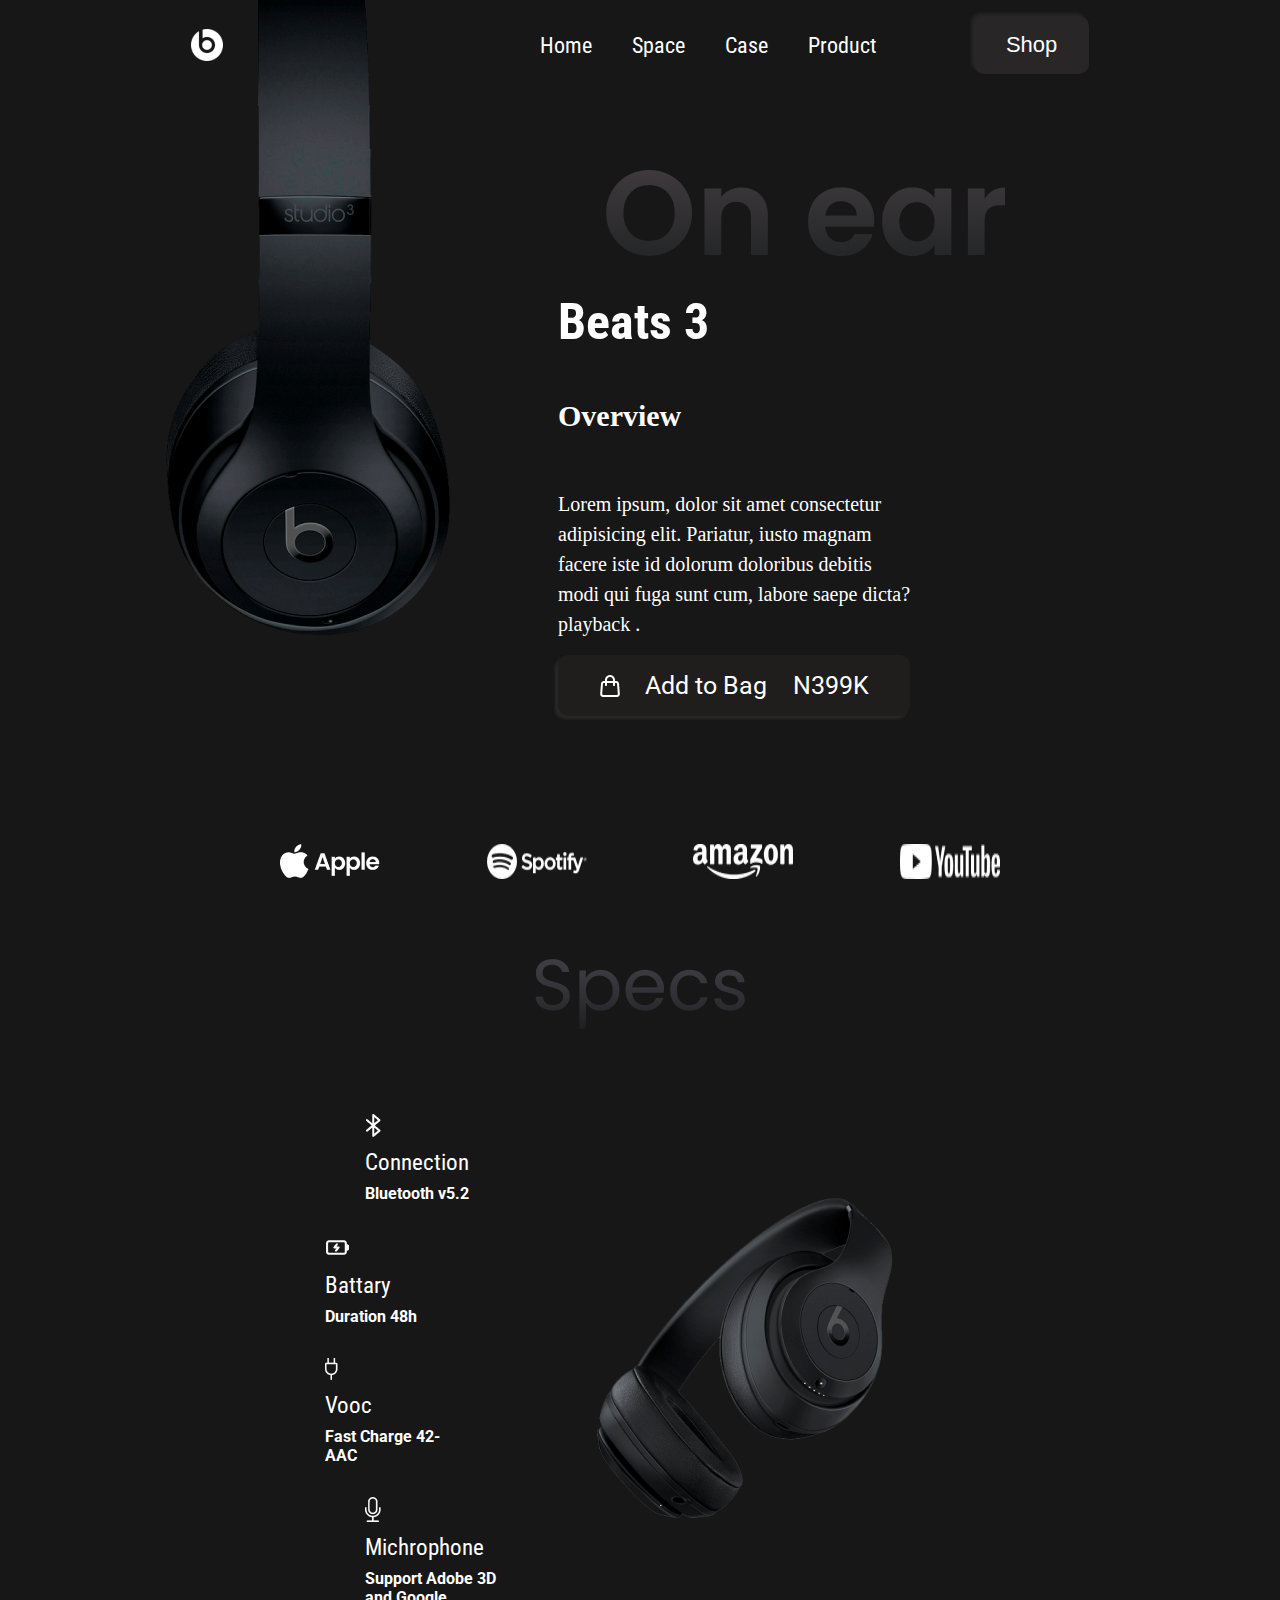
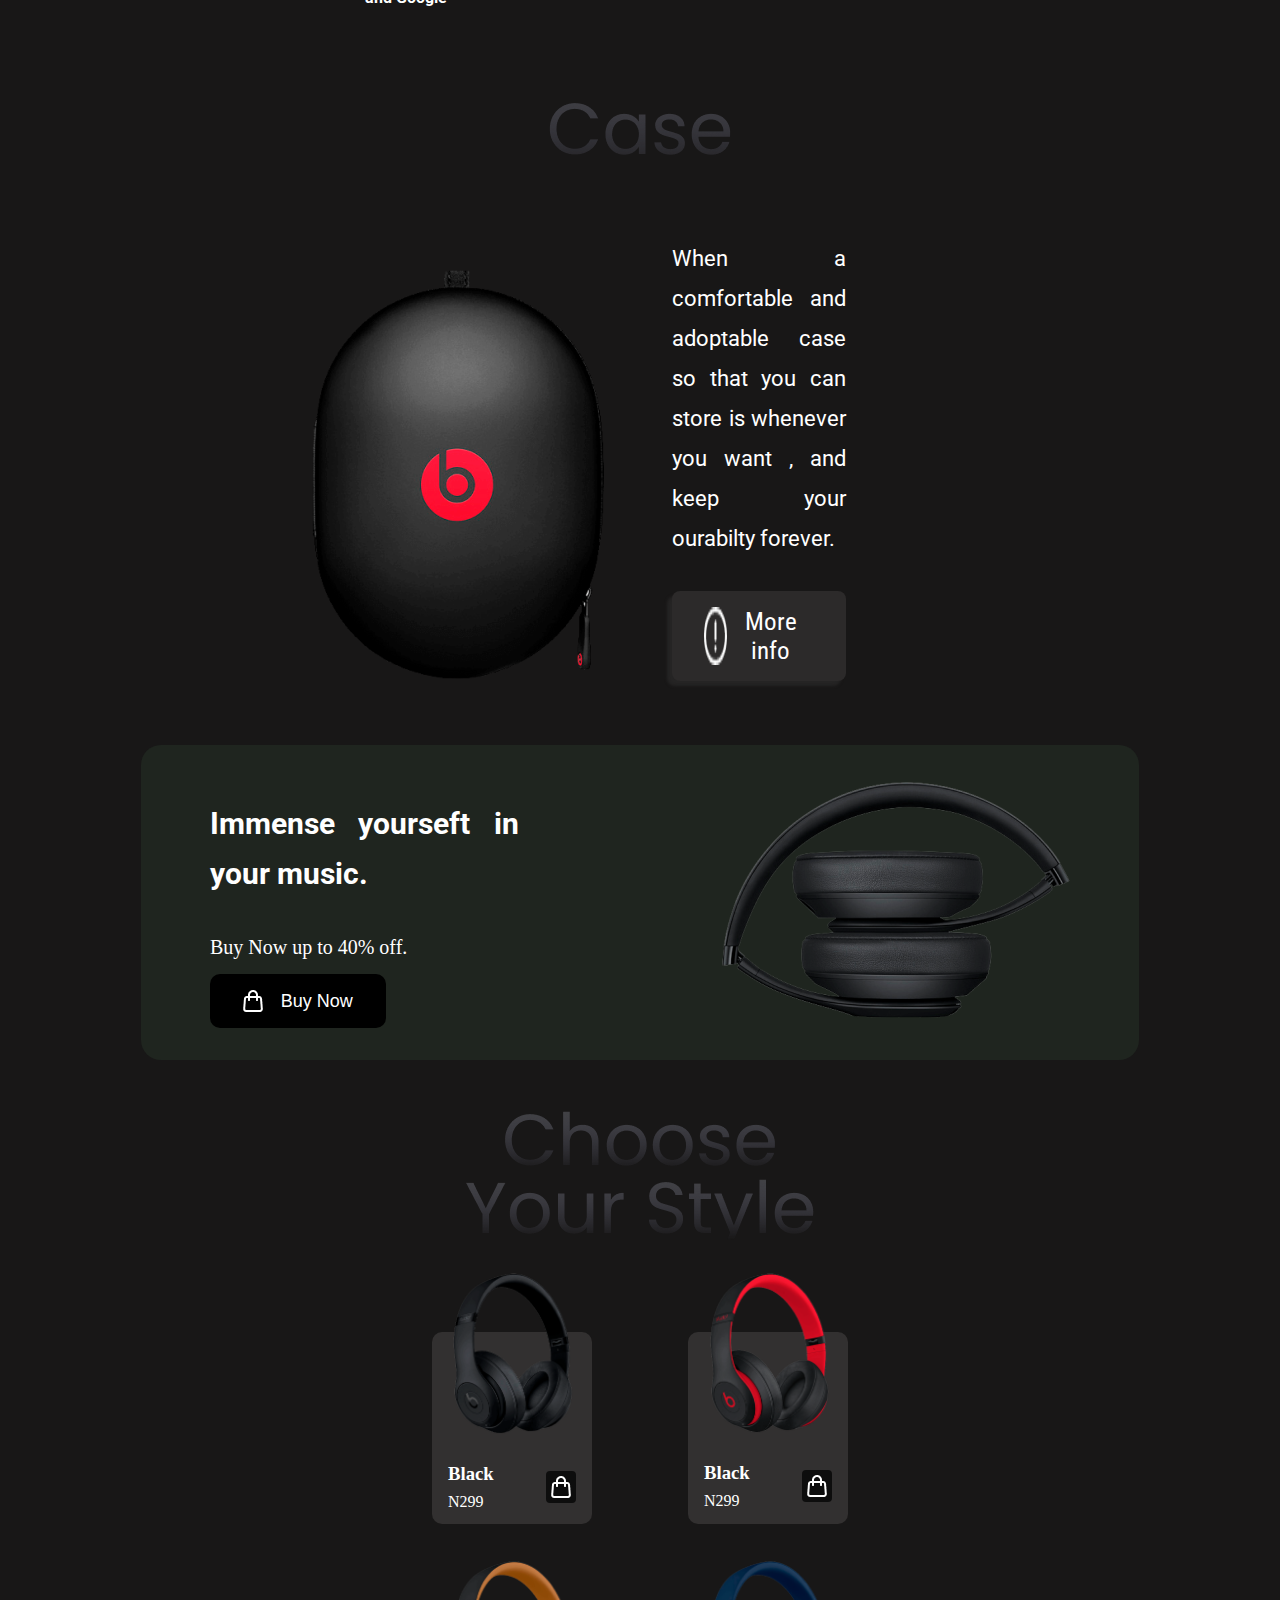
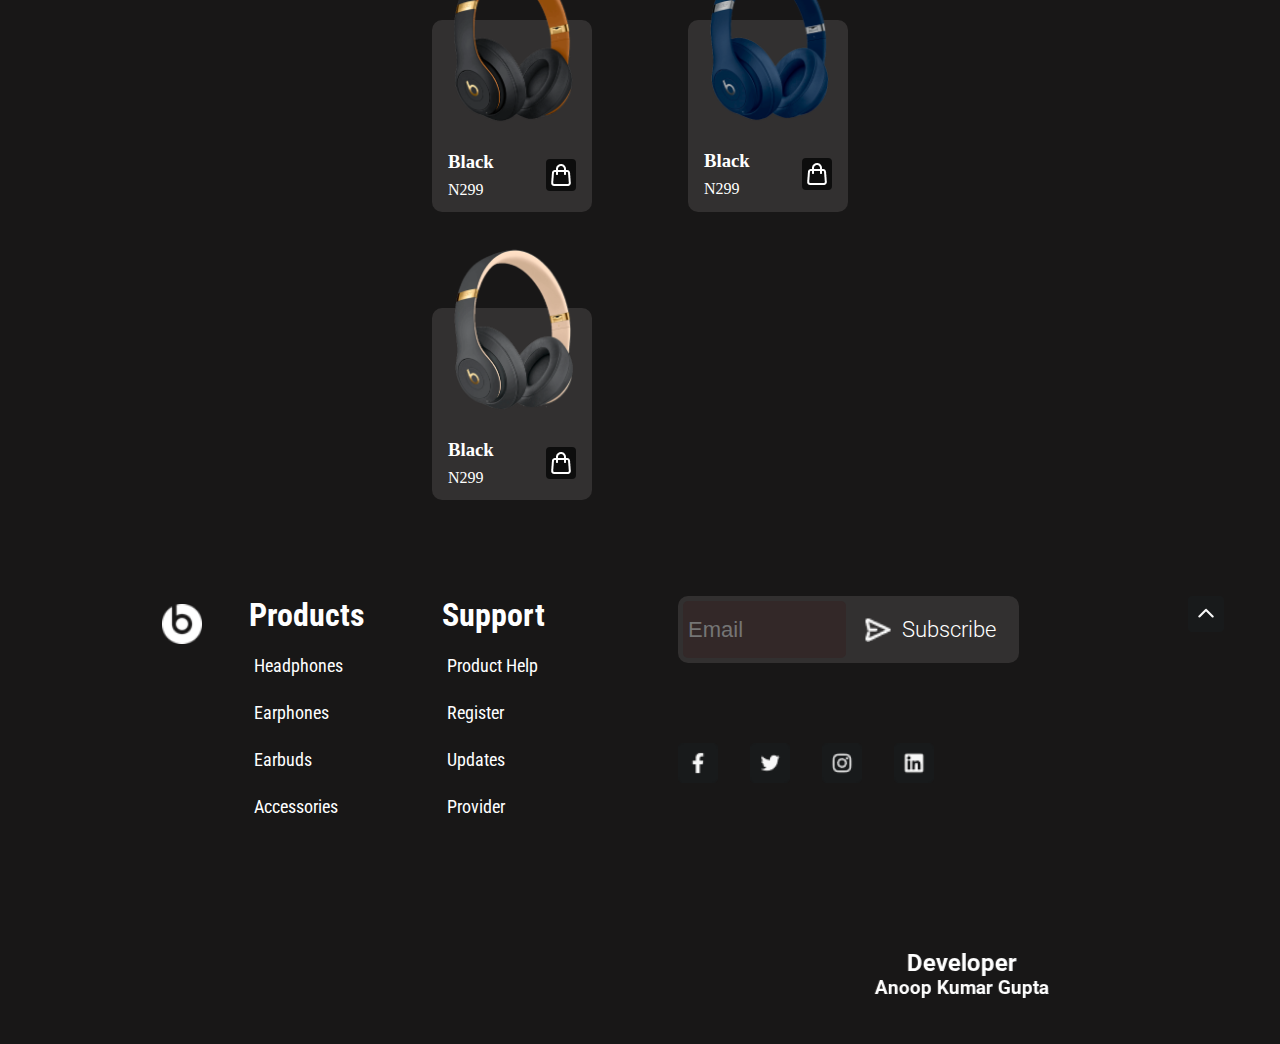
<file: Assignment-22-11-Feb-2023/Frame-1/index.html>
<!DOCTYPE html>
<html lang="en">

<head>
    <meta charset="UTF-8">
    <meta http-equiv="X-UA-Compatible" content="IE=edge">
    <meta name="viewport" content="width=device-width, initial-scale=1.0">
    <title>Project 8 || Assignment-22</title>

    <!-- ----------- External css ---------  -->
    <link rel="stylesheet" href="./style.css">

    <!-- ------------ Google Font -----------  -->
    <link rel="preconnect" href="https://fonts.googleapis.com">
    <link rel="preconnect" href="https://fonts.gstatic.com" crossorigin>
    <link href="https://fonts.googleapis.com/css2?family=Roboto+Condensed:wght@300;400&family=Roboto:wght@400;500;700&display=swap" rel="stylesheet">

    <!-- ---------- Boostrape CSS ----------  -->
    <!-- <link href="https://cdn.jsdelivr.net/npm/bootstrap@5.0.2/dist/css/bootstrap.min.css" rel="stylesheet" integrity="sha384-EVSTQN3/azprG1Anm3QDgpJLIm9Nao0Yz1ztcQTwFspd3yD65VohhpuuCOmLASjC" crossorigin="anonymous"> -->
</head>

<body>
    <div class="container">
        <!-- -------------- Header Part -----------  -->
        <header>
            <!-- ----------- Navbar -------------  -->
            <nav>
                <img src="./Assets-A-Image/beatsLogo.png" alt="Logo">

                <ul>
                    <li>
                        <a href="##">Home</a>
                    </li>
                    <li>
                        <a href="##">Space</a>
                    </li>
                    <li>
                        <a href="##">Case</a>
                    </li>
                    <li>
                        <a href="##">Product</a>
                    </li>
                </ul>
                <button>Shop</button>
            </nav>
        </header>

        <!-- ------------ Main Part ---------  -->
        <main>
            <div class="left">
                <img src="./Assets-A-Image/mainImage.png" alt="HeadPhone">
            </div>
            <div class="right">
                <img src="./Assets-A-Image/onEar.png" alt="On Ear" id="on-ear">
                <h1>Beats 3</h1>
                <h3>Overview</h3>
                <p>Lorem ipsum, dolor sit amet consectetur <br> adipisicing elit. Pariatur, iusto magnam<br> facere iste id dolorum doloribus debitis <br>modi qui fuga sunt cum, labore saepe dicta? <br>playback .</p>
                <button>
                    <img src="./Assets-A-Icon/shoppingBag.png" alt="ShoppingBag">
                    <span>Add to Bag</span>
                    <span>N399K</span>
                </button>
            </div>
        </main>

        <!-- ------------ Section Logo Row --------  -->
        <section class="logo-row">
            <img src="./Assets-A-Image/appleLogo.png" alt="Apple-logo">
            <img src="./Assets-A-Image/spotifyLogo.png" alt="Spotify-logo">
            <img src="./Assets-A-Image/amazonLogo.png" alt="Amazon-Logo">
            <img src="./Assets-A-Image/youtubeLogo.png" alt="Youtube-logo">
        </section>

        <!-- ------------- Section Spaces ----------  -->
        <section class="spacs-row">
            <img src="./Assets-A-Icon/specsLogo.png" alt="spas-logo">
        </section>


        <!-- --------- Section spacs Down headphones -----  -->
        <section class="spacs">
            <div class="left-spacs">
                <div class="bt feature">
                    <img src="./Assets-A-Icon/bluetooth.png" alt="bluetooth">
                    <h3>Connection</h3>
                    <h4>Bluetooth v5.2</h4>
                </div>
                <div class="battary feature">
                    <img src="./Assets-A-Icon/battery.png" alt="Battary">
                    <h3>Battary</h3>
                    <h4>Duration 48h</h4>
                </div>
                <div class="charger feature">
                    <img src="./Assets-A-Icon/charger.png" alt="charger">
                    <h3>Vooc</h3>
                    <h4>Fast Charge 42-AAC</h4>
                </div>
                <div class="mic feature">
                    <img src="./Assets-A-Icon/mic.png" alt="mic">
                    <h3>Michrophone</h3>
                    <h4>Support Adobe 3D <br> and Google</h4>
                </div>
            </div>
            <!-- --------- Right Section ---------  -->
            <div class="right-spacs">
                <img src="./Assets-A-Image/specsImage.png" alt="HeadPhone">
            </div>
        </section>

        <!-- ----------- Case Section --------  -->
        <section class="case">
            <img src="./Assets-A-Icon/caseLogo.png" alt="Case-image">
        </section>

        <!-- ---------- Case Section down section ---------  -->
        <section class="case-item">
            <div class="left-item">
                <img src="./Assets-A-Image/caseImage.png" alt="Case-Image">
            </div>
            <div class="right-item">
                <p>When a comfortable and adoptable case so that you can store is whenever you want , and keep your ourabilty forever.</p>
                <button>
                    <img src="./Assets-A-Icon/group.png" alt="Icon">
                    <span id="More-info">More info</span>
                </button>
            </div>
        </section>

        <!-- ------------ section Horizontal ---------  -->
        <section class="headphone">
            <div class="left-headphone">
                <h1>Immense yourseft in your music.</h1>
                <p>Buy Now up to 40% off.</p>
                <button>
                <img src="./Assets-A-Icon/shoppingBag.png" alt="Logo">
                <span id="buy-now">Buy Now</span>
            </button>
            </div>
            <div class="right-headphone">
                <img src="./Assets-A-Image/buyNowSectionImage.png" alt="headphone">
            </div>
        </section>

        <!-- ----------- Choose Style Section ----------  -->
        <section class="choose">
            <img src="./Assets-A-Icon/productLogo.png" alt="Logo">
        </section>

        <!-- ----------- Product cards ----------  -->
        <section class="card-section">
            <div class="card">
                <img src="./Assets-A-Image/black.png" alt="Card-Logo" class="card-logo">
                <div class="name-plate">
                    <span id="card-name">
                        <h3 class="name">Black</h3>
                        <p>N299</p>
                    </span>
                    <img src="./Assets-A-Icon/shoppingBag.png" alt="Shopping-Logo" id="card-shop-logo">
                </div>
            </div>
            <div class="card">
                <img src="./Assets-A-Image/redBlack.png" alt="Card-Logo" class="card-logo">
                <div class="name-plate">
                    <span id="card-name">
                        <h3 class="name">Black</h3>
                        <p>N299</p>
                    </span>
                    <img src="./Assets-A-Icon/shoppingBag.png" alt="Shopping-Logo" id="card-shop-logo">
                </div>
            </div>
            <div class="card">
                <img src="./Assets-A-Image/nightBlack.png" alt="Card-Logo" class="card-logo">
                <div class="name-plate">
                    <span id="card-name">
                        <h3 class="name">Black</h3>
                        <p>N299</p>
                    </span>
                    <img src="./Assets-A-Icon/shoppingBag.png" alt="Shopping-Logo" id="card-shop-logo">
                </div>
            </div>
            <div class="card">
                <img src="./Assets-A-Image/blue.png" alt="Card-Logo" class="card-logo">
                <div class="name-plate">
                    <span id="card-name">
                        <h3 class="name">Black</h3>
                        <p>N299</p>
                    </span>
                    <img src="./Assets-A-Icon/shoppingBag.png" alt="Shopping-Logo" id="card-shop-logo">
                </div>
            </div>
            <div class="card">
                <img src="./Assets-A-Image/twilightGray.png" alt="Card-Logo" class="card-logo">
                <div class="name-plate">
                    <span id="card-name">
                        <h3 class="name">Black</h3>
                        <p>N299</p>
                    </span>
                    <img src="./Assets-A-Icon/shoppingBag.png" alt="Shopping-Logo" id="card-shop-logo">
                </div>
            </div>
        </section>

    </div>

    <!-- ----------- There is Footer ---------- -->

    <footer>
        <div class="footer-card">
            <img src="./Assets-A-Image/beatsLogo.png" alt="Beat-logo" id="beat-logo">
        </div>
        <div class="footer-card">
            <h1>Products</h1>
            <a href="##" class="anchor-btn">Headphones</a>
            <a href="##" class="anchor-btn">Earphones</a>
            <a href="##" class="anchor-btn">Earbuds</a>
            <a href="##" class="anchor-btn">Accessories</a>
        </div>
        <div class="footer-card">
            <h1>Support</h1>
            <a href="##" class="anchor-btn">Product Help</a>
            <a href="##" class="anchor-btn">Register</a>
            <a href="##" class="anchor-btn">Updates</a>
            <a href="##" class="anchor-btn">Provider</a>
        </div>
        <div class="footer-card" id="social-email">
            <div id="email-box">
                <input type="email" placeholder="Email">
                <button id="subscribe">
                        <img src="./Assets-A-Icon/rightArrow.png" alt="Arrow-Logo" id="arrow">
                        <p>Subscribe</p>
                    </button>
            </div>
            <div id="social-media">
                <a href="##">
                    <img src="./Assets-A-Icon/facebook.png" alt="Facebook" class="media-icon">
                </a>
                <a href="##">
                    <img src="./Assets-A-Icon/twitter.png" alt="Twitter" class="media-icon">
                </a>
                <a href="##">
                    <img src="./Assets-A-Icon/instagram.png" alt="Instagram" class="media-icon">
                </a>
                <a href="##">
                    <img src="./Assets-A-Icon/linkedin.png" alt="LinkedIn" class="media-icon">
                </a>
            </div>
        </div>
        <div class="footer-card" id="arrow-card">
            <img src="./Assets-A-Icon/upArrow.png" alt="UpArrow" id="uparrow">
        </div>
    </footer>

    <!-- -------------- Developer Name ----------  -->
    <div id="marquee">
        <marquee behavior="alternate" scrollamount="10">
            <h2 class="dev-name">Developer</h2>
            <h3 class="dev-name">Anoop Kumar Gupta</h3>
        </marquee>
    </div>
</body>

</html>
</file>
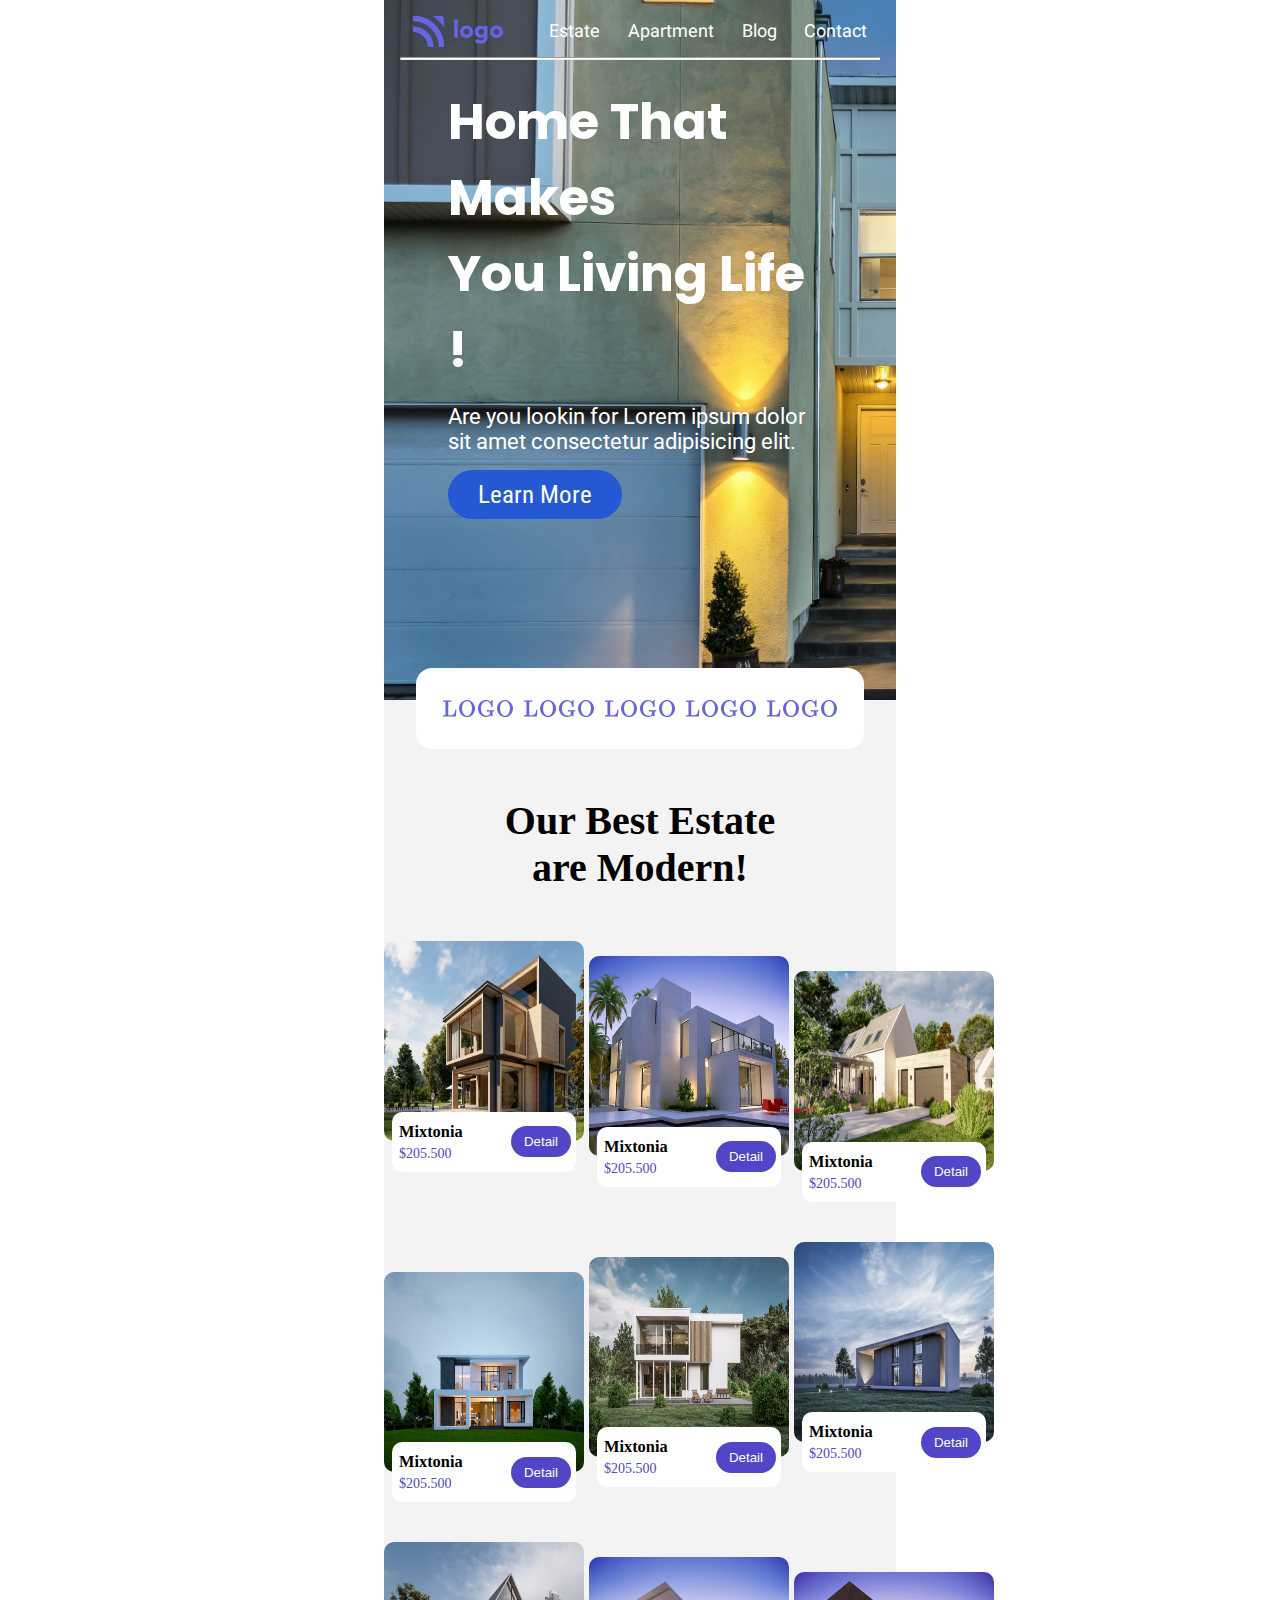
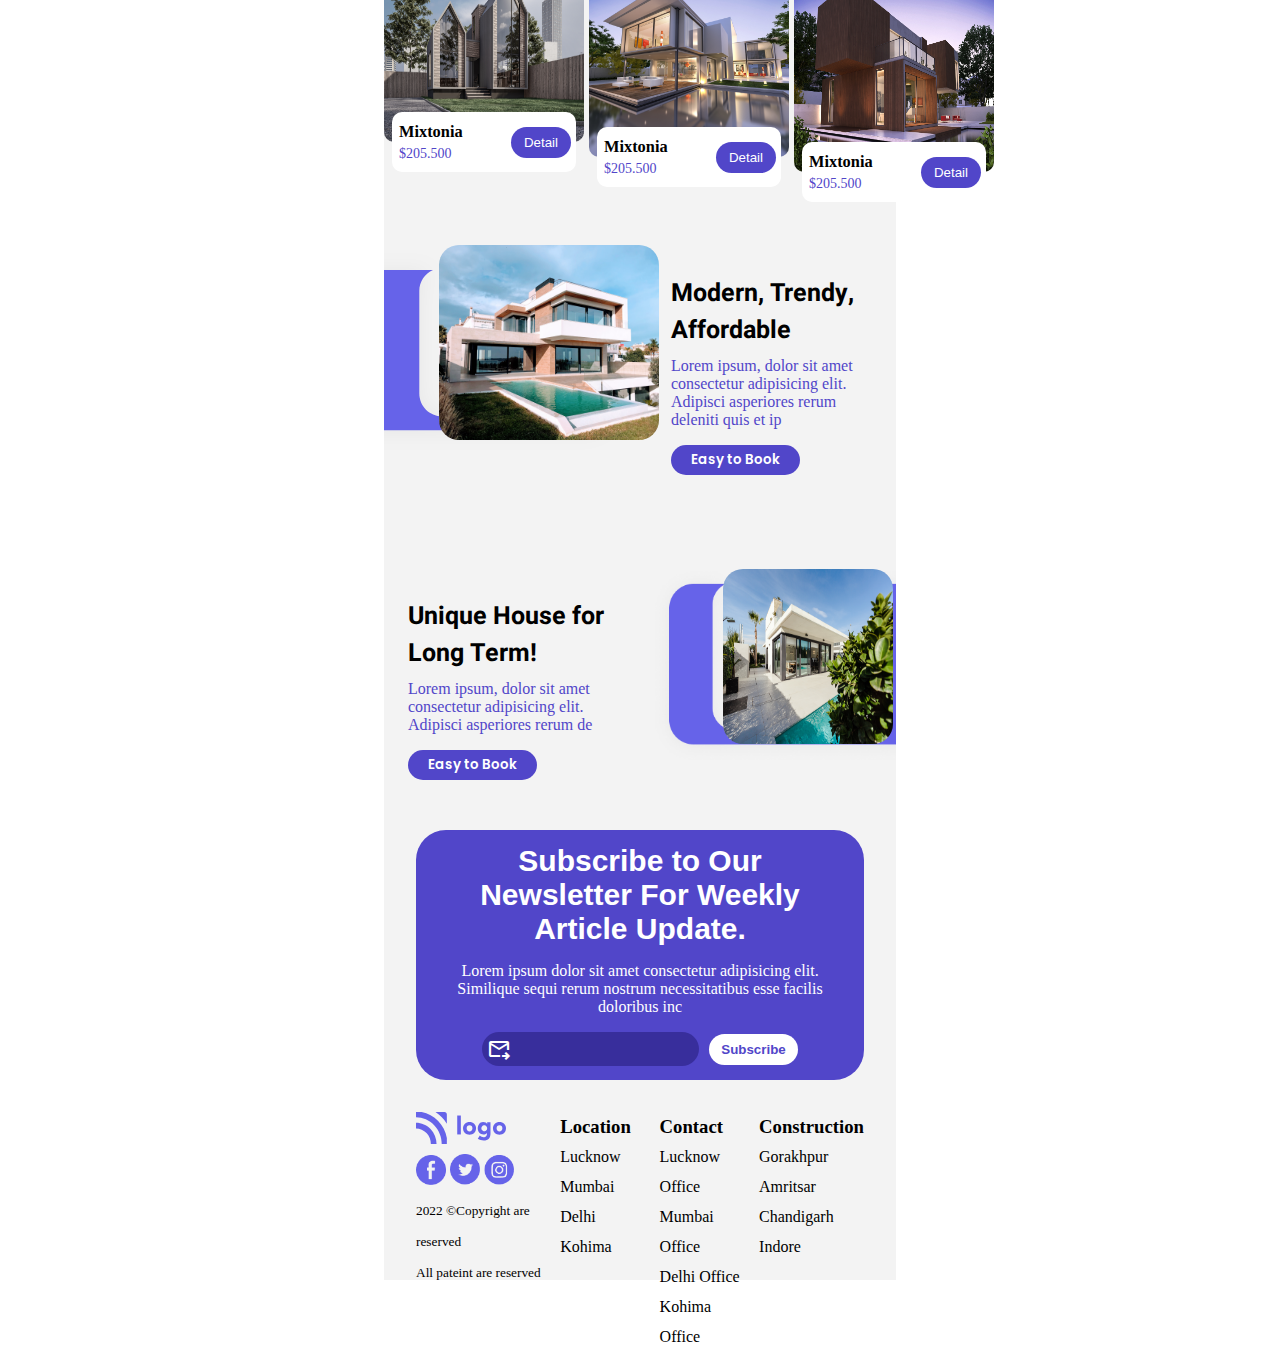
<file: Assignment-22-11-Feb-2023/Frame-2/index.html>
<!DOCTYPE html>
<html lang="en">

<head>
    <meta charset="UTF-8">
    <meta http-equiv="X-UA-Compatible" content="IE=edge">
    <meta name="viewport" content="width=device-width, initial-scale=1.0">
    <title>Project-8 || Assignment-22 || Frame0-2</title>
    <!-- ------------ CSS Style Sheet ------  -->
    <link rel="stylesheet" href="./style.css">

    <!-- ----------- Google Font --------  -->
    <link rel="preconnect" href="https://fonts.googleapis.com">
    <link rel="preconnect" href="https://fonts.gstatic.com" crossorigin>
    <link href="https://fonts.googleapis.com/css2?family=Heebo&family=Kanit:wght@300;400&family=Poppins:wght@300;400&family=Roboto+Condensed:wght@300;400&family=Roboto:wght@400;500;700&display=swap" rel="stylesheet">

    <!-- --------- Google Icon ----------  -->
    <link rel="stylesheet" href="https://fonts.googleapis.com/css2?family=Material+Symbols+Outlined:opsz,wght,FILL,GRAD@20..48,100..700,0..1,-50..200" />
</head>

<body>

    <!-- ------------ Main Container ----------  -->
    <div class="main-container">
        <div class="first-container">
            <header>
                <!-- ------------ Nav Baar ----------  -->
                <nav>

                    <img src="./Assets-Icon/Logo.svg" alt="Logo" id="logo-span">

                    <ul>
                        <li><a href="##">Estate</a></li>
                        <li><a href="##">Apartment</a></li>
                        <li><a href="##">Blog</a></li>
                        <li><a href="##">Contact</a></li>
                    </ul>
                </nav>
                <hr height="5px">
            </header>
            <!-- -------- Section----   -->
            <section id="text">
                <h1>Home That Makes <br> You Living Life !</h1>
                <p>Are you lookin for Lorem ipsum dolor sit amet consectetur adipisicing elit.</p>
                <button>Learn More</button>
            </section>
        </div>

        <!-- ----------- section logo ----------  -->
        <section id="logo-sectoin">
            <img src="./Assets-Icon/logoName.svg" alt="Logo-Name" class="logo-img">
            <img src="./Assets-Icon/logoName.svg" alt="Logo-Name" class="logo-img">
            <img src="./Assets-Icon/logoName.svg" alt="Logo-Name" class="logo-img">
            <img src="./Assets-Icon/logoName.svg" alt="Logo-Name" class="logo-img">
            <img src="./Assets-Icon/logoName.svg" alt="Logo-Name" class="logo-img">
        </section>

        <!-- ----------- Text Section -----------  -->
        <section id="text-section">
            <h1 id="Estate">Our Best Estate <br> are Modern!</h1>
        </section>

        <!-- ------------ Card Section ----------- -->
        <section class="card-section">
            <div class="card" id="card-1">
                <div class="card-img">
                    <img src="./Assets-Image/cardImage1.png" alt="Image">
                </div>
                <div class="card-text">
                    <span class="text-span">
                        <h3 class="home-name">Mixtonia</h3>
                        <span class="price">$205.500</span>
                    </span>
                    <button class="detail-btn">Detail</button>
                </div>
            </div>
            <div class="card" id="card-2">
                <div class="card-img">
                    <img src="./Assets-Image/cardImage2.png" alt="">
                </div>
                <div class="card-text">
                    <span class="text-span">
                        <h3 class="home-name">Mixtonia</h3>
                        <span class="price">$205.500</span>
                    </span>
                    <button class="detail-btn">Detail</button>
                </div>
            </div>
            <div class="card" id="card-3">
                <div class="card-img">
                    <img src="./Assets-Image/cardImage3.png" alt="">
                </div>
                <div class="card-text">
                    <span class="text-span">
                        <h3 class="home-name">Mixtonia</h3>
                        <span class="price">$205.500</span>
                    </span>
                    <button class="detail-btn">Detail</button>
                </div>
            </div>
            <div class="card" id="card-4">
                <div class="card-img">
                    <img src="./Assets-Image/cardImage4.png" alt="">
                </div>
                <div class="card-text">
                    <span class="text-span">
                        <h3 class="home-name">Mixtonia</h3>
                        <span class="price">$205.500</span>
                    </span>
                    <button class="detail-btn">Detail</button>
                </div>
            </div>
            <div class="card" id="card-5">
                <div class="card-img">

                    <img src="./Assets-Image/cardImage5.png" alt="">
                </div>
                <div class="card-text">
                    <span class="text-span">
                        <h3 class="home-name">Mixtonia</h3>
                        <span class="price">$205.500</span>
                    </span>
                    <button class="detail-btn">Detail</button>
                </div>
            </div>
            <div class="card" id="card-6">
                <div class="card-img">
                    <img src="./Assets-Image/cardImage6.png" alt="">
                </div>
                <div class="card-text">
                    <span class="text-span">
                        <h3 class="home-name">Mixtonia</h3>
                        <span class="price">$205.500</span>
                    </span>
                    <button class="detail-btn">Detail</button>
                </div>
            </div>
            <div class="card" id="card-7">
                <div class="card-img">
                    <img src="./Assets-Image/cardImage7.png" alt="">
                </div>
                <div class="card-text">
                    <span class="text-span">
                        <h3 class="home-name">Mixtonia</h3>
                        <span class="price">$205.500</span>
                    </span>
                    <button class="detail-btn">Detail</button>
                </div>
            </div>
            <div class="card" id="card-8">
                <div class="card-img">
                    <img src="./Assets-Image/cardImage8.png" alt="">
                </div>
                <div class="card-text">
                    <span class="text-span">
                        <h3 class="home-name">Mixtonia</h3>
                        <span class="price">$205.500</span>
                    </span>
                    <button class="detail-btn">Detail</button>
                </div>
            </div>
            <div class="card" id="card-9">
                <div class="card-img">
                    <img src="./Assets-Image/cardImage9.png" alt="">
                </div>
                <div class="card-text">
                    <span class="text-span">
                        <h3 class="home-name">Mixtonia</h3>
                        <span class="price">$205.500</span>
                    </span>
                    <button class="detail-btn">Detail</button>
                </div>
            </div>
        </section>

        <!-- ------------------- Modern Section ---------  -->
        <section class="modern-unique-section" id="modern-section">
            <div class="left">
                <img src="./Assets-Image/featuresImage1.png" alt="Image" id="feature-1">
            </div>
            <div class="right">
                <h1 class="trendy-unique">
                    Modern, Trendy, Affordable
                </h1>
                <p class="modern-unique-para">
                    Lorem ipsum, dolor sit amet consectetur adipisicing elit. Adipisci asperiores rerum deleniti quis et ip
                </p>
                <button class="book-btn">Easy to Book</button>
            </div>
        </section>

        <!-- --------------- Unique- Section -----------  -->
        <section class="modern-unique-section" id="unique-section">
            <div id="left">
                <h1 class="trendy-unique">
                    Unique House for Long Term!
                </h1>
                <p class="modern-unique-para">
                    Lorem ipsum, dolor sit amet consectetur adipisicing elit. Adipisci asperiores rerum de
                </p>
                <button class="book-btn">Easy to Book</button>
            </div>
            <div id="right">
                <img src="./Assets-Image/featuresImage2.png" alt="image" id="feature-2">
            </div>
        </section>

        <!-- ---------- Subscribe Section ---------  -->
        <section class="subscribe-section">
            <h1 id="subscribe-text">Subscribe to Our Newsletter For Weekly Article Update.</h1>
            <p id="sub-sec-para">Lorem ipsum dolor sit amet consectetur adipisicing elit. Similique sequi rerum nostrum necessitatibus esse facilis doloribus inc</p>
            <div class="email-box">
                <div class="input-box">
                    <span class="material-symbols-outlined">
                        forward_to_inbox
                    </span>
                    <input type="email">
                </div>
                <button id="subscrice-btn">Subscribe</button>
            </div>
        </section>

        <!-- ----------- Footer ---------  -->
        <footer>
            <div class="social">
                <img src="./Assets-Icon/Logo.svg" alt="logo" id="footer-logo">
                <div class="social-anchor">
                    <a href="##"><img src="./Assets-Icon/facebook.png" alt="Facebook"></a>
                    <a href="##"><img src="./Assets-Icon/twitter.png" alt="Twitter"></a>
                    <a href="##"><img src="./Assets-Icon/instagram.png" alt="Instagram"></a>
                </div>
                <small>2022 &copy;Copyright are reserved <br>All pateint are reserved</small>
            </div>
            <div class="location">
                <h3>Location</h3>
                <p>Lucknow</p>
                <p>Mumbai</p>
                <p>Delhi</p>
                <p>Kohima</p>
            </div>
            <div class="contact">
                <h3>Contact</h3>
                <p>Lucknow Office</p>
                <p>Mumbai Office</p>
                <p>Delhi Office</p>
                <p>Kohima Office</p>
            </div>
            <div class="construction">
                <h3>Construction</h3>
                <p>Gorakhpur</p>
                <p>Amritsar</p>
                <p>Chandigarh</p>
                <p>Indore</p>
            </div>
        </footer>
    </div>
</body>

</html>
</file>
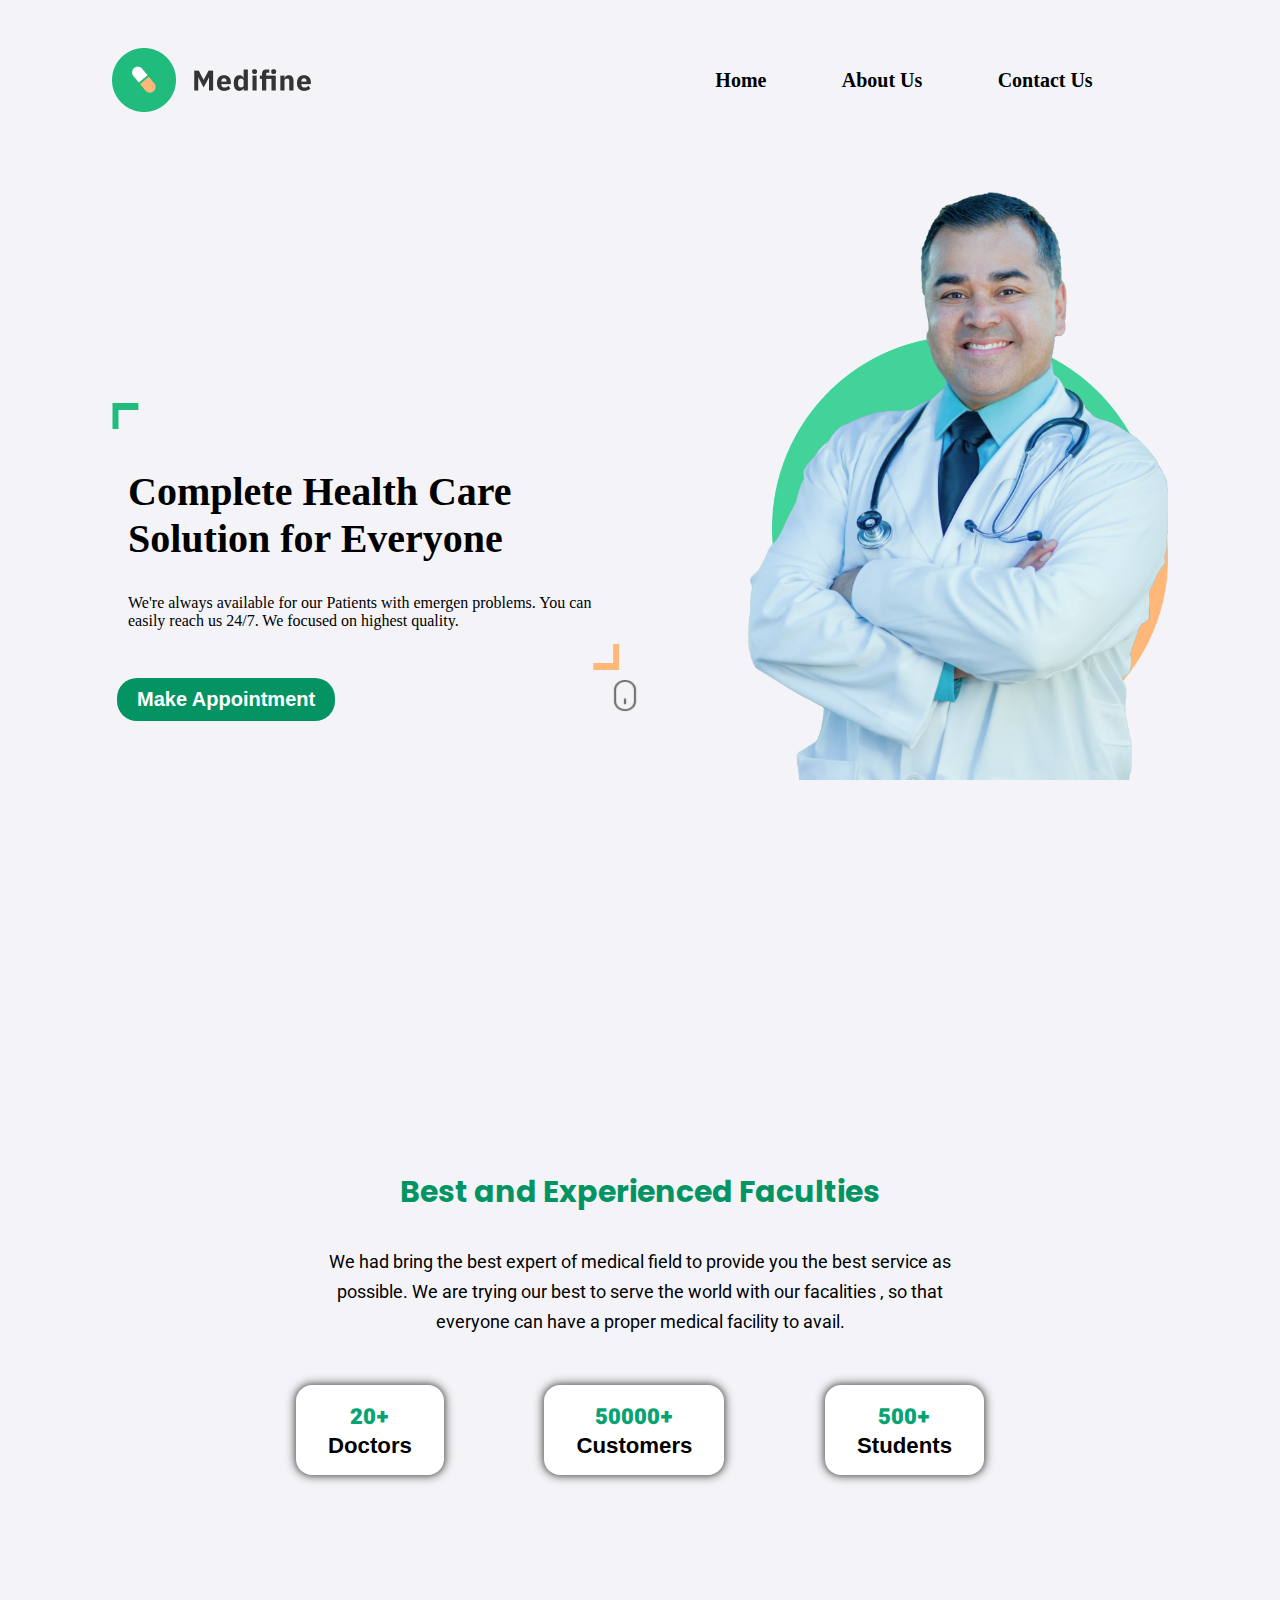
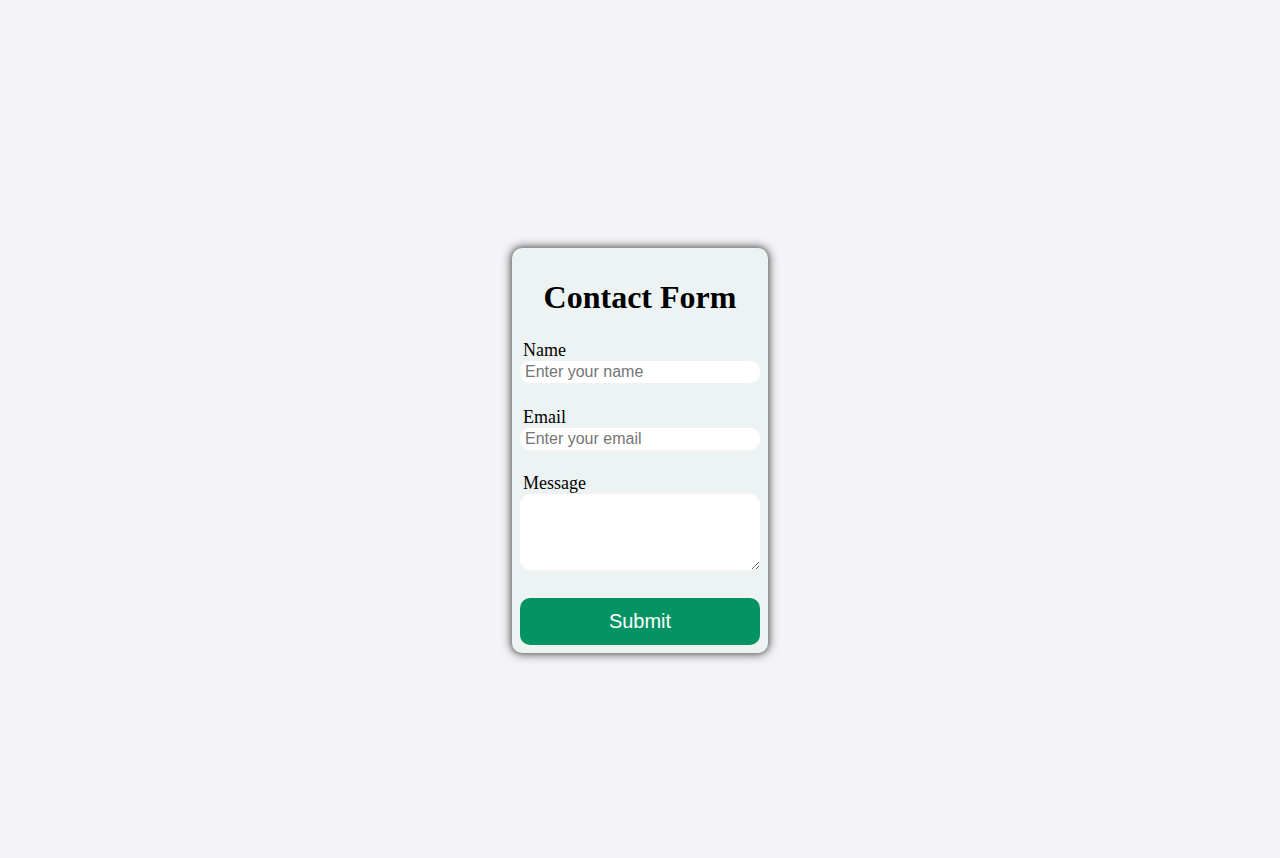
<file: Assignment-22-11-Feb-2023/Frame-3/index.html>
<!DOCTYPE html>
<html lang="en">

<head>
    <meta charset="UTF-8">
    <meta http-equiv="X-UA-Compatible" content="IE=edge">
    <meta name="viewport" content="width=device-width, initial-scale=1.0">
    <title>Project-8 || Assignment-22 || Frame-3</title>
    <!-- ----------- External css ----------  -->
    <link rel="stylesheet" href="./style.css">

    <!-- ----------- Google Font --------------  -->
    <link rel="preconnect" href="https://fonts.googleapis.com">
    <link rel="preconnect" href="https://fonts.gstatic.com" crossorigin>
    <link href="https://fonts.googleapis.com/css2?family=Heebo&family=Kanit:wght@300;400&family=Poppins:wght@300;400&family=Roboto+Condensed:wght@300;400&family=Roboto:wght@400;500;700&display=swap" rel="stylesheet">
</head>

<body>
    <div class="container">
        <header>
            <nav>
                <img src="./Assets/logo.png" alt="logo" id="logo">
                <ul>
                    <li><a href="#home" class="active">Home</a></li>
                    <li><a href="#about">About Us</a></li>
                    <li><a href="#contact">Contact Us</a></li>
                </ul>
            </nav>
        </header>

        <!-- ------------- Mian ------------  -->
        <main id="home">
            <section class="left">
                <img src="./Assets/topAngle.png" alt="Angle" id="left-angle">
                <h1>Complete Health Care Solution for Everyone</h1>
                <p id="para-1">We're always available for our Patients with emergen problems. You can easily reach us 24/7. We focused on highest quality.</p>
                <img src="./Assets/bottomAngle.png" alt="Angle" id="right-angle">
                <div class="btn-div">
                    <button>Make Appointment</button>
                    <img src="./Assets/mouse.png" alt="Mouse" id="mouse">
                </div>

            </section>
            <section class="right">
                <img src="./Assets/greenBox.png" alt="greenBox" id="green-box" class="right-image">
                <img src="./Assets/yellowBox.png" alt="yellow box" id="yellow-box" class="right-image">
                <img src="./Assets/doctor.png" alt="doctor" id="doctor" class="right-image">
            </section>
        </main>

        <!-- ----------------- About Section ----------------  -->
        <section class="about" id="about">
            <h1 id="best-head">
                Best and Experienced Faculties
            </h1>
            <p id="about-para">
                We had bring the best expert of medical field to provide you the best service as possible. We are trying our best to serve the world with our facalities , so that everyone can have a proper medical facility to avail.
            </p>
            <div class="btn-div">
                <button class="btn-tab">
                <span>20+</span>
                <h3>Doctors</h3>
            </button>
                <button class="btn-tab">
                <span>50000+</span>
                <h3>Customers</h3>
            </button>
                <button class="btn-tab">
                <span>500+</span>
                <h3>Students</h3>
            </button>
            </div>
        </section>


        <!-- ------------- Contact Section ----------  -->
        <section class="contact" id="contact">
            <form action="##">
                <h1 id="form-heading">Contact Form</h1>
                <div class="input">
                    <label for="name">Name</label><br>
                    <input type="text" placeholder="Enter your name">

                </div>
                <div class="input">
                    <label for="name">Email</label><br>
                    <input type="email" placeholder="Enter your email">
                </div>
                <div class="text-area">
                    <label for="text-area">Message</label><br>
                    <textarea name="text-area" id="text-area" rows="4"></textarea>
                </div>
                <button type="submit" id="submit">Submit</button>
            </form>

        </section>
    </div>

    <!-- ------------ Script ---------  -->
    <!-- <script src="./script.js"></script> -->
</body>

</html>
</file>
<file: Assignment-22-11-Feb-2023/Frame-1/style.css>
* {
    margin: 0;
    padding: 0;
    box-sizing: border-box;
    color: #FFFFFF;
    list-style: none;
    /* font-family: 'Roboto', sans-serif; */
    /* font-family: 'Roboto Condensed', sans-serif; */
}

body {
    background: rgb(24, 23, 23);
}

.container {
    padding: 0 11%;
}


/* --------------- Header Part CSS ------------  */

header nav {
    /* background-color: gray; */
    height: 10vh;
    display: flex;
    align-items: center;
    justify-content: space-between;
    padding: 0 5%;
}

header nav ul {
    position: relative;
    left: 10%;
    display: flex;
    align-items: center;
    justify-content: space-evenly;
}

header nav ul li a {
    margin-left: 2.5rem;
    text-decoration: none;
    font-size: 22px;
    font-family: 'Roboto Condensed', sans-serif;
}

header nav button {
    background-color: rgb(40, 38, 38);
    padding: 1rem 2rem;
    font-size: 22px;
    border: 0;
    border-radius: 10px;
    box-shadow: -3px -3px 3px rgb(38, 37, 37);
}


/* ------------- Main Part ---------  */


/* ----------- Left Side design ----------  */

main {
    /* background-color: blue; */
    display: flex;
    justify-content: center;
}

main .left img {
    position: relative;
    top: -150px;
    left: -100px;
}


/* ------- main Right part ----------- */

main .right #on-ear {
    margin-top: 4rem;
    margin-left: 2rem;
    padding: 1rem;
}

main .right h1 {
    padding: 1rem 0;
    font-size: 50px;
    font-family: 'Roboto Condensed', sans-serif;
}

main .right h3 {
    font-size: 30px;
    padding: 2rem 0;
}

main .right p {
    font-size: 20px;
    line-height: 30px;
    padding: 1rem 0;
}

main .right button {
    background-color: rgb(32, 29, 29);
    width: 22rem;
    padding: 1rem;
    display: flex;
    justify-content: space-evenly;
    align-items: center;
    border: 0;
    border-radius: 10px;
    box-shadow: -3px 3px 3px rgb(42, 41, 41);
}

main .right button img {
    background-color: rgb(32, 29, 29);
}

main .right button span {
    background-color: rgb(32, 29, 29);
    font-size: 25px;
    font-family: 'Roboto', sans-serif;
}


/* ---------- Logo Row Style ----------  */

.logo-row {
    margin: 1rem 0;
    padding: 2rem;
    display: flex;
    justify-content: space-evenly;
}


/* ------------ Spacs Logo ---------  */

.spacs-row {
    padding: 2rem 0;
    text-align: center;
}


/* ----------- Spacs section down ----------  */

.spacs {
    padding: 1rem 0;
    display: flex;
    justify-content: center;
    align-items: center;
    gap: 10px;
}


/* ---------- Spacs Left Down ---------------- */

.spacs .left-spacs {
    width: 20%;
}

.spacs .left-spacs .bt,
.mic {
    left: -20px;
}

.spacs .left-spacs .battary,
.charger {
    left: -60px;
}

.spacs .left-spacs .feature {
    position: relative;
    margin: 2rem;
}

.spacs .left-spacs .feature img,
h3,
h4 {
    margin-bottom: .5rem;
}

.spacs .left-spacs .feature h3 {
    font-size: 23px;
    font-weight: 400;
    font-family: 'Roboto Condensed', sans-serif;
}

.spacs .left-spacs .feature h4 {
    font-weight: 100px;
    font-family: 'Roboto', sans-serif;
}


/* ---------- Spacs Right Down --------------- */

.spacs .right-spacs {
    padding: 1rem 2rem;
}


/* ----------- Case section --------  */

.case {
    margin: 3rem 1rem;
    text-align: center;
}


/* ----------- Case Item ---------  */

.case-item {
    display: flex;
    align-items: center;
}

.case-item .left-item {
    width: 50%;
    padding: 2rem;
    text-align: right;
}

.case-item .right-item {
    width: 50%;
    padding: 2rem;
    text-align: left;
}

.case-item .right-item p {
    width: 40%;
    text-align: justify;
    font-size: 22px;
    font-family: 'Roboto', sans-serif;
    line-height: 40px;
}

.case-item .right-item button {
    background-color: rgb(44, 42, 42);
    margin: 2rem 0;
    width: 40%;
    font-size: 25px;
    padding: 1rem 2rem;
    display: flex;
    justify-content: space-evenly;
    font-family: 'Roboto Condensed', sans-serif;
    border: 0;
    border-radius: 8px;
    box-shadow: -5px 5px 3px rgb(37, 36, 36);
}

.case-item .right-item button img,
#More-info {
    background-color: rgb(44, 42, 42);
}


/* -------------- Headphone Section --------- */

.headphone {
    background-color: rgb(31, 37, 31);
    display: flex;
    align-items: center;
    justify-content: space-evenly;
    padding: 2rem 0;
    border-radius: 20px;
}

.headphone .left-headphone h1 {
    font-size: 30px;
    font-family: 'Roboto', sans-serif;
    text-align: justify;
    width: 70%;
    padding: 5% 0;
    line-height: 50px;
}

.headphone .left-headphone p {
    background-color: rgb(31, 37, 31);
    padding: 15px 0;
    font-size: 20px;
}

.headphone .left-headphone button {
    background-color: #000000;
    width: 40%;
    padding: 1rem;
    display: flex;
    align-items: center;
    justify-content: space-evenly;
    border: 0;
    border-radius: 10px;
}

.headphone .left-headphone button img,
#buy-now {
    background-color: #000000;
    font-size: 18px;
}


/* ------------- Choose Your Style -----------  */

.choose {
    margin-top: 2rem;
    margin-bottom: 3rem;
    padding: 1rem;
    display: flex;
    align-items: center;
    justify-content: center;
}


/* ----------- Product Card Section -----------  */

.card-section {
    /* background-color: aqua; */
    display: grid;
    grid-template-columns: auto auto;
    justify-content: center;
    gap: 4rem;
}

.card-section .card {
    background-color: #323030;
    width: 160px;
    margin: 1rem;
    padding: 1rem;
    border-radius: 10px;
    height: 12rem;
}

.card-section .card .card-logo {
    width: 120px;
    position: relative;
    top: -75px;
    left: 5px;
}

.card-section .card .name-plate {
    position: relative;
    top: -60px;
    padding: 10px 0;
    display: flex;
    align-items: center;
    justify-content: space-between;
}

.card-section .card .name-plate #card-shop-logo {
    background-color: #0d0d0d;
    padding: 5px;
    border-radius: 4px;
}


/* ----------- Footer Section ----------  */

footer {
    padding: 2rem 2.5rem;
    margin: 2rem 0;
    display: grid;
    grid-template-columns: 1.2fr 1.2fr 1.2fr 3fr 1fr;
    grid-template-rows: auto;
    gap: 10px;
    align-items: center;
    justify-content: space-between;
}

footer .footer-card {
    position: static;
    padding: 1rem;
    height: 300px;
    display: flex;
    flex-direction: column;
    font-family: 'Roboto Condensed', sans-serif;
}

footer .footer-card #beat-logo {
    width: 40px;
    margin-top: 8px;
    position: relative;
    left: 70%;
}

footer .footer-card a {
    text-decoration: none;
    font-size: 18px;
    margin-top: 1rem;
}

footer .footer-card .anchor-btn {
    padding: 5px;
    width: fit-content;
}

footer .footer-card .anchor-btn:hover {
    background-color: #2c2a2a;
    border-radius: 5px;
    transition: all .4s;
}

footer #social-email {
    display: flex;
    align-items: center;
    gap: 5rem;
}

footer #social-email #email-box {
    background-color: #323030;
    padding: 5px;
    width: 80%;
    height: 25%;
    border-radius: 10px;
    display: flex;
    align-items: center;
    justify-content: space-evenly;
}

footer #social-email #email-box input {
    background-color: #332828;
    padding: 0 5px;
    font-size: 22px;
    width: 60%;
    height: 100%;
    outline: none;
    border: 0;
    border-radius: 5px;
}

footer #social-email #email-box #subscribe {
    background-color: #323030;
    width: 60%;
    height: 100%;
    padding: 5px 18px;
    font-size: 22px;
    font-family: 'Roboto', sans-serif;
    font-weight: 300;
    display: flex;
    align-items: center;
    justify-content: space-between;
    border: 0;
}

footer #social-email #email-box #subscribe #arrow {
    width: 28px;
}

footer #social-email #social-media {
    width: 80%;
    display: flex;
    align-items: center;
}

footer #social-email #social-media a {
    margin: 0 2rem 0 0;
}

footer #social-email #social-media a .media-icon {
    width: 40px;
}

footer #arrow-card {
    display: flex;
    align-items: end;
}


/* ---------- Developer Name Card ---------  */

#marquee {
    padding: 5px;
    margin: 2rem 0;
    display: flex;
}

#marquee marquee {
    margin: 0 10%;
}

#marquee marquee .dev-name {
    width: 12rem;
    text-align: center;
    font-family: 'Roboto', sans-serif;
}
</file>
<file: Assignment-22-11-Feb-2023/Frame-2/style.css>
* {
    margin: 0;
    padding: 0;
    box-sizing: border-box;
    /* ----------- font-family -----  */
    /* font-family: 'Heebo', sans-serif; */
    /* font-family: 'Kanit', sans-serif; */
    /* font-family: 'Poppins', sans-serif; */
    /* font-family: 'Roboto', sans-serif; */
    /* font-family: 'Roboto Condensed', sans-serif; */
}

.main-container {
    background-color: #F3F3F3;
    width: 40vw;
    margin: auto;
}

.first-container {
    background: url(./Assets-Image/mainBackground.png);
    padding: 1rem 1rem;
    height: 700px;
    background-size: cover;
    background-repeat: no-repeat;
}

.first-container header nav {
    /* background-color: aqua; */
    padding: 0 .8rem;
    display: flex;
    align-items: center;
    justify-content: space-between;
}

.first-container header nav #logo-span {
    width: 90px;
    padding: 0;
    margin: 0;
}

.first-container header nav ul {
    width: 70%;
    display: flex;
    align-items: center;
    justify-content: space-between;
    list-style: none;
}

.first-container header nav ul li a {
    text-decoration: none;
    font-size: 18px;
    color: #ffffff;
    font-family: 'Heebo', sans-serif;
}

hr {
    margin: 10px 0;
    width: 100%;
    height: 3px;
    background-color: white;
}

.first-container #text {
    margin-top: 1.5rem;
    padding: 0 3rem;
}

.first-container #text h1 {
    color: #ffffff;
    font-size: 50px;
    font-family: 'Poppins', sans-serif;
}

.first-container #text p {
    margin: 1rem 0;
    font-size: 22px;
    color: #ffffff;
    font-family: 'Roboto', sans-serif;
}

.first-container #text button {
    background-color: rgb(37, 89, 211);
    color: #ffffff;
    font-size: 25px;
    padding: 10px 30px;
    border: 0;
    border-radius: 35px;
    font-family: 'Roboto Condensed', sans-serif;
}

#logo-sectoin {
    background-color: #ffffff;
    margin: -2rem 2rem 1rem 2rem;
    padding: 2rem 1rem;
    border-radius: 1rem;
    display: flex;
    align-items: center;
    justify-content: space-evenly;
}

#logo-sectoin .logo-img {
    width: 70px;
}

#text-section {
    margin: 1rem;
}

#text-section #Estate {
    text-align: center;
    padding: 2rem;
    font-size: 40px;
}


/* ------------ Card section --------- */

.card-section {
    margin-top: 3rem;
    display: grid;
    grid-template-columns: auto auto auto;
    grid-template-rows: auto auto auto;
    column-gap: 5px;
    row-gap: 70px;
    align-items: center;
    justify-content: space-evenly;
}

.card-section .card {
    position: relative;
    width: 200px;
}

.card-section .card .card-img :first-child {
    width: 200px;
    height: 200px;
    background-size: contain;
    z-index: -1;
    border-radius: 10px;
}

.card-section #card-1 {
    top: -30px;
}

.card-section #card-2 {
    top: -15px;
}

.card-section #card-5 {
    top: -15px;
}

.card-section #card-6 {
    top: -30px;
}

.card-section #card-7 {
    top: -30px;
}

.card-section #card-8 {
    top: -15px;
}

.card-section .card .card-text {
    background-color: #ffffff;
    margin: -2.1rem .5rem 0 .5rem;
    padding: 8px 5px;
    display: flex;
    align-items: center;
    justify-content: space-between;
    height: 60px;
    position: relative;
    z-index: 1;
    border-radius: 10px;
}

.card-section .card .card-text .text-span {
    height: 100%;
    display: flex;
    flex-direction: column;
    justify-content: space-between;
    padding: 2px;
    font-size: 14px;
}

.card-section .card .card-text .text-span .home-name {
    color: #000000;
}

.card-section .card .card-text .text-span .price {
    color: rgb(81, 70, 201);
    ;
}

.card-section .card .card-text .detail-btn {
    background-color: rgb(81, 70, 201);
    color: #ffffff;
    border: 0;
    border-radius: 20px;
    padding: 8px 13px;
}


/* --------------- Unique section ----------  */

.modern-unique-section {
    margin-top: 2rem;
    padding: 1rem 0;
    display: flex;
    align-items: center;
    justify-content: space-evenly;
    gap: 15px;
}

#modern-section .left {
    background: url(./Assets-Icon/featureImageBg1.svg);
    width: 50%;
    background-size: contain;
    background-repeat: no-repeat;
    height: 250px;
    padding: 5px;
}

#modern-section .right {
    width: 50%;
    padding: 1.5rem;
}

#unique-section #left {
    width: 50%;
    padding: 1.5rem;
}

#unique-section #right {
    background: url(./Assets-Icon/featureImageBg2.png);
    width: 50%;
    background-size: contain;
    background-repeat: no-repeat;
    height: 250px;
}

.modern-unique-section .trendy-unique {
    font-size: 25px;
    font-family: 'Heebo', sans-serif;
}

.modern-unique-section .modern-unique-para {
    color: rgb(81, 70, 201);
    margin: .5rem 0;
}

.modern-unique-section .book-btn {
    background-color: rgb(81, 70, 201);
    color: #ffffff;
    border: 0;
    border-radius: 20px;
    padding: 5px 20px;
    font-family: 'Poppins', sans-serif;
    font-weight: 600;
    margin-top: .5rem;
}

.modern-unique-section #feature-1 {
    width: 220px;
    height: 195px;
    position: relative;
    border-radius: 20px;
    top: -10px;
    left: 50px;
}

.modern-unique-section #feature-2 {
    width: 170px;
    height: 175px;
    position: relative;
    border-radius: 20px;
    top: 5px;
    left: 75px;
}


/* ----------- Subscribe Section -----------  */

.subscribe-section {
    background-color: rgb(81, 70, 201);
    margin: 0 2rem;
    padding: 1.5rem;
    border-radius: 30px;
    display: flex;
    flex-direction: column;
    height: 250px;
    justify-content: center;
    align-items: center;
}

.subscribe-section #subscribe-text {
    font-size: 30px;
    font-family: 'poppin', sans-serif;
    color: #ffffff;
    margin-bottom: 1rem;
    text-align: center;
}

.subscribe-section #sub-sec-para {
    color: #ffffff;
    text-align: center;
    margin-bottom: 1rem;
}

.subscribe-section .email-box {
    display: flex;
    align-items: center;
    justify-content: center;
    gap: 10px;
}

.subscribe-section .email-box .input-box {
    background-color: rgba(48, 39, 143, 0.763);
    color: #ffffff;
    padding: 5px;
    display: flex;
    border-radius: 20px;
    width: 100%;
}

.subscribe-section .email-box .input-box input[type=email] {
    background-color: transparent;
    outline: none;
    border: 0;
    padding: 0 3px;
    color: #ffffff;
}

.subscribe-section .email-box #subscrice-btn {
    background-color: #ffffff;
    padding: 8px 12px;
    border: 0;
    border-radius: 20px;
    font-weight: 600;
    color: rgb(81, 70, 201);
}


/* ----------- Footer --------  */

footer {
    display: grid;
    grid-template-columns: 1.5fr 1fr 1fr 1fr;
    column-gap: 10px;
    justify-content: space-evenly;
    padding: 2rem;
    height: 200px;
}

footer .social #footer-logo {
    width: 90px;
}

footer .social .social-anchor img {
    width: 30px;
}

footer>.social,
.location,
.contact,
.construction {
    line-height: 30px;
}
</file>
<file: Assignment-22-11-Feb-2023/Frame-3/style.css>
* {
    margin: 0;
    padding: 0;
    box-sizing: border-box;
}

body {
    background-color: #F4F4F8;
}

.container {
    padding: 3rem 7rem;
}

header nav {
    display: flex;
    align-items: center;
    justify-content: space-between;
    margin-bottom: 3rem;
}

header nav #logo {
    width: 200px;
}

header nav ul {
    width: 50%;
    display: flex;
    justify-content: space-evenly;
    list-style: none;
}

header nav ul li a {
    text-decoration: none;
    font-size: 20px;
    color: #000000;
    font-weight: 600;
    position: relative;
}

header nav ul li a:before {
    position: absolute;
    content: '';
    left: 0;
    bottom: 0;
    height: 3px;
    width: 100%;
    background-color: #0d0c0c;
    transform: scaleX(0);
    transform-origin: right;
    transition: transform .4s linear;
}

header nav ul li a:hover:before {
    transform: scaleX(1);
    transform-origin: left;
}


/* ---------------- Main Section ------------  */

main {
    display: flex;
    align-items: center;
    justify-content: space-between;
    height: 90vh;
    width: 100%;
}

main .left {
    height: 100%;
    width: 50%;
    display: flex;
    flex-direction: column;
    align-items: center;
    justify-content: center;
    position: relative;
}

main .left #left-angle {
    position: absolute;
    top: 30%;
    left: 0;
}

main .left h1 {
    font-size: 40px;
    padding: 1rem;
}

main .left #para-1 {
    padding: 1rem;
}

main .left #right-angle {
    position: absolute;
    right: 20px;
    bottom: 37%;
}

main .left .btn-div {
    margin-top: 2rem;
    width: 100%;
}

main .left .btn-div button {
    font-size: 20px;
    font-weight: 600;
    padding: 10px 20px;
    border: 0;
    border-radius: 20px;
    background-color: #049464;
    color: #ffffff;
    position: absolute;
    left: 5px;
    cursor: pointer;
}

main .left .btn-div #mouse {
    width: 40px;
    height: 35px;
    position: absolute;
    right: -5px;
    cursor: help;
}

main .right {
    position: relative;
    display: flex;
    align-items: flex-start;
    justify-content: flex-end;
    height: 100%;
    width: 50%;
}

main .right .right-image {
    width: 450px;
    position: absolute;
}

main .right #yellow-box {
    z-index: 0;
    width: 380px;
    top: 13rem;
    right: 0;
}

main .right #green-box {
    width: 380px;
    z-index: 1;
    top: 11rem;
    right: 1rem;
}

main .right #doctor {
    z-index: 2;
}


/* ------------ About Section --------- */

.about {
    width: 100%;
    height: 80vh;
    padding: 2rem 10rem;
    display: flex;
    flex-direction: column;
    align-items: center;
    justify-content: center;
}

.about #best-head {
    color: #049464;
    font-size: 30px;
    font-family: 'poppins', sans-serif;
    margin-bottom: 2rem;
}

.about #about-para {
    width: 40rem;
    font-size: 18px;
    line-height: 30px;
    text-align: center;
    margin-bottom: 2rem;
    font-family: 'Roboto', sans-serif;
}

.about .btn-div {
    width: 45rem;
    padding: 1rem;
    display: flex;
    align-items: center;
    justify-content: space-between;
}

.about .btn-div .btn-tab {
    background-color: #ffffff;
    padding: 1rem 2rem;
    border: 0;
    border-radius: 1rem;
    box-shadow: 2px 5px 5px rgb(185, 182, 182);
    box-shadow: 0px 0px 4px gray, 0px 0px 8px gray, 0px 0px 12px gray;
}

.about .btn-div .btn-tab span {
    font-size: 22px;
    font-weight: 900;
    font-family: 'Heebo', sans-serif;
    color: rgb(8, 163, 114);
}

.about .btn-div .btn-tab {
    font-size: 19px;
    color: #000000;
}


/* ----------------- Section Contact ---------- */

.contact {
    width: 100%;
    height: 80vh;
    display: flex;
    align-items: center;
    justify-content: center;
}

.contact form {
    background-color: rgb(237, 242, 242);
    border-radius: 10px;
    width: 20vw;
    height: 45vh;
    padding: .5rem;
    display: grid;
    box-shadow: 0px 0px 4px gray, 0px 0px 8px gray, 0px 0px 12px gray;
}

.contact form #form-heading {
    margin: auto;
    margin-bottom: 1.5rem;
}

.contact form label {
    padding-left: 3px;
    font-size: 18px;
    font-weight: 500;
}

.contact form input,
textarea {
    font-size: 16px;
    width: 100%;
    padding: 2px 5px;
    outline: none;
    border: 0;
    border-radius: 10px;
}

.contact form #submit {
    background-color: #049464;
    color: #ffffff;
    font-size: 20px;
    width: 100%;
    border: 0;
    border-radius: 10px;
}
</file>
